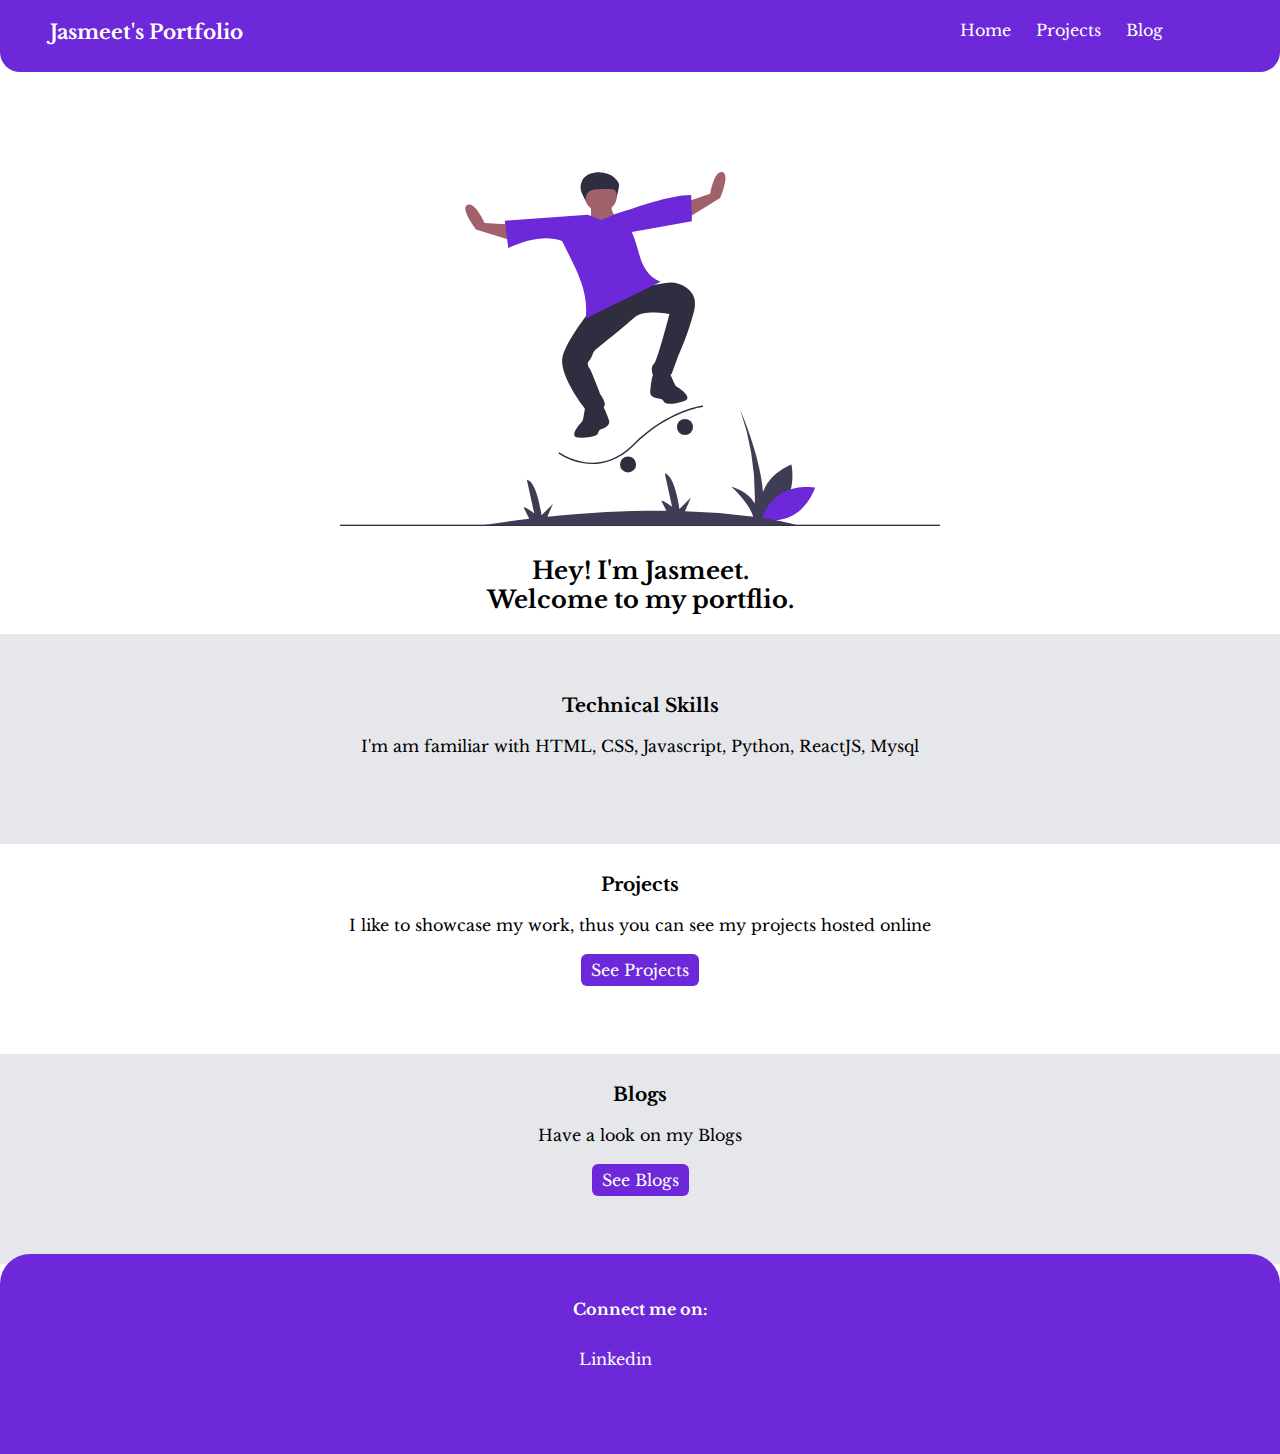
<file: index.html>
<html lang="en">
<head>
    <meta charset="UTF-8">
    <meta http-equiv="X-UA-Compatible" content="IE=edge">
    <meta name="viewport" content="width=device-width, initial-scale=1.0">
    <title>Document</title>

    <link rel="stylesheet" href="styles.css">
</head>
<!-- Navigation BAr -->
<body>
      <nav class="navigation">
          <div class="portfolio">
             Jasmeet's Portfolio
            </div>
             <ul class="unordered">
              <li class="list-item-inline"></li><a class="linkedit" href="">Home</a></li>
              <li class="list-item-inline"></li><a class="linkedit" href="projects.html">Projects</a></li>
              <li class="list-item-inline"></li><a class="linkedit" href="blog.html">Blog</a></li>
            </ul>
          </div>
        </nav>

<!-- Image -->
<header class="hero">
<img class="heroimage" src="undraw_skateboard_d6or.svg" alt="">
<h2 class="heroheading">Hey! I'm Jasmeet. <br> Welcome to my portflio.</h1>
</header>
    </body>
</html>


<!-- About Myself -->
<section class="sectioncolors" >
    <div id="somee">
    <h3>Technical Skills</h3>
    <p>I'm am familiar with HTML, CSS, Javascript, Python, ReactJS, Mysql<br></p>
</div>
</section>


<section>
    <h3>Projects</h3>
    <p>I like to showcase my work, thus you can see my projects hosted online <br></p>
    <div class="space"><a class="button-style" href="projects.html">See Projects</a></div>
</section>

<section class="sectioncolors">
    <h3>Blogs</h3>
    <p>Have a look on my Blogs <br></p>
   <div class="space"> <a class="button-style" href="researchpaper.html">See Blogs</a></div>
</section>

<!-- Footer -->
<footer class="footclass">
    <div class="footer-heading">
        Connect me on:
    </div>
    <ul>
        <li><a href="https://www.linkedin.com/in/jasmeet-singh-6a920b221/" target="_blank">Linkedin</a></li>
    </ul>
</footer>
</file>
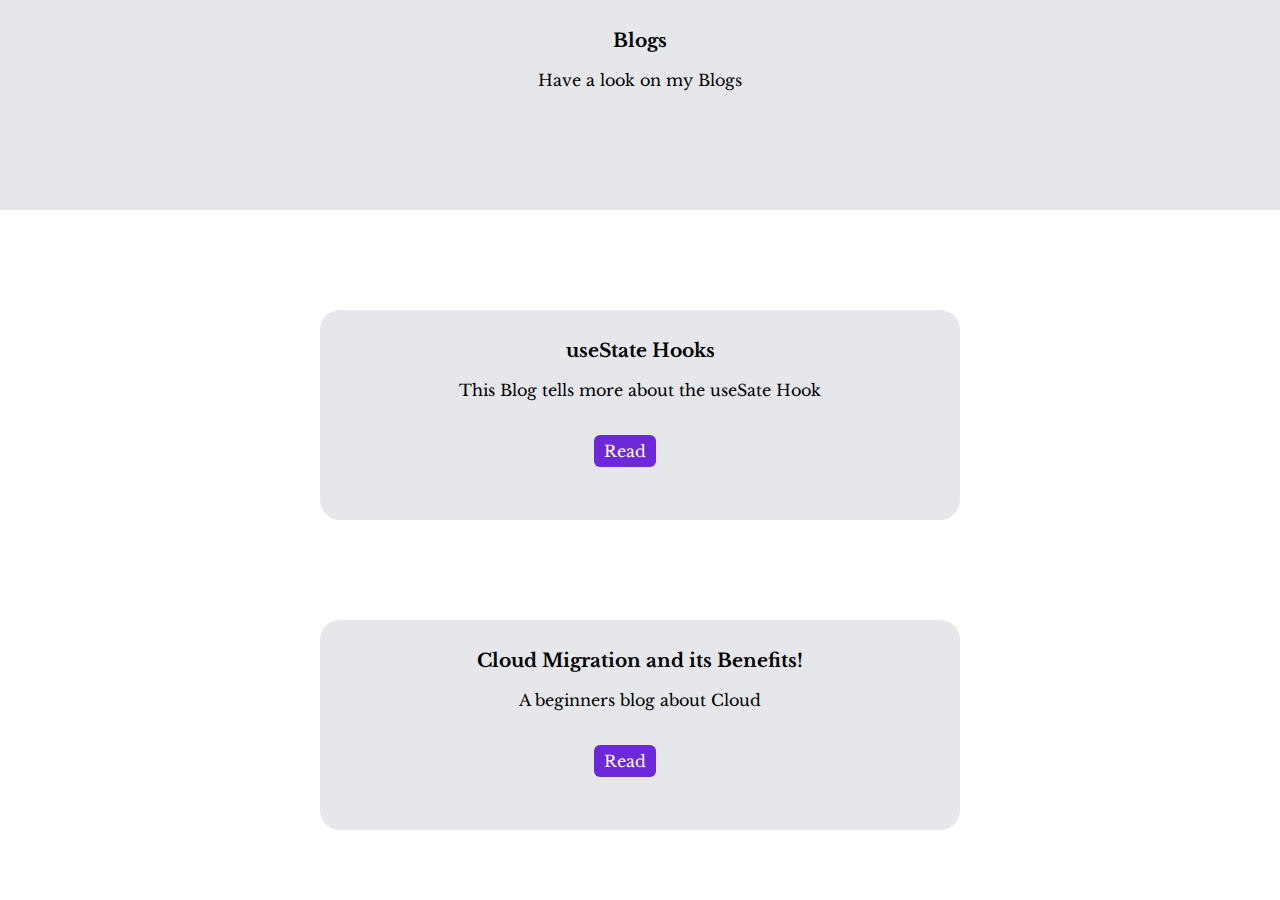
<file: blog.html>
<html lang="en">
<head>
    <meta charset="UTF-8">
    <meta http-equiv="X-UA-Compatible" content="IE=edge">
    <meta name="viewport" content="width=device-width, initial-scale=1.0">
    <title>Blogs</title>
    <link rel="stylesheet" href="styles.css">
</head>
    
<body>
    <section class="sectioncolors">
        <h3>Blogs</h3>
        <p>Have a look on my Blogs <br></p>
    </section>

        <section class="sectioncolors" id="somm" style="margin-top: 100px;">
        <h3>useState Hooks</h3>
        <p>This Blog tells more about the useSate Hook<br></p>
        <div class="space"> <a class="button-style" href="https://medium.com/@jasSingh_">Read</a></div>
          
    </section>

        <section class="sectioncolors" id="somm" style="margin-top: 100px;">
        <h3>Cloud Migration and its Benefits!</h3>
        <p>A beginners blog about Cloud<br></p>
        <div class="space"> <a class="button-style" href="https://medium.com/@jasSingh_">Read</a></div>
    </section>
</body>
</html>
</file>
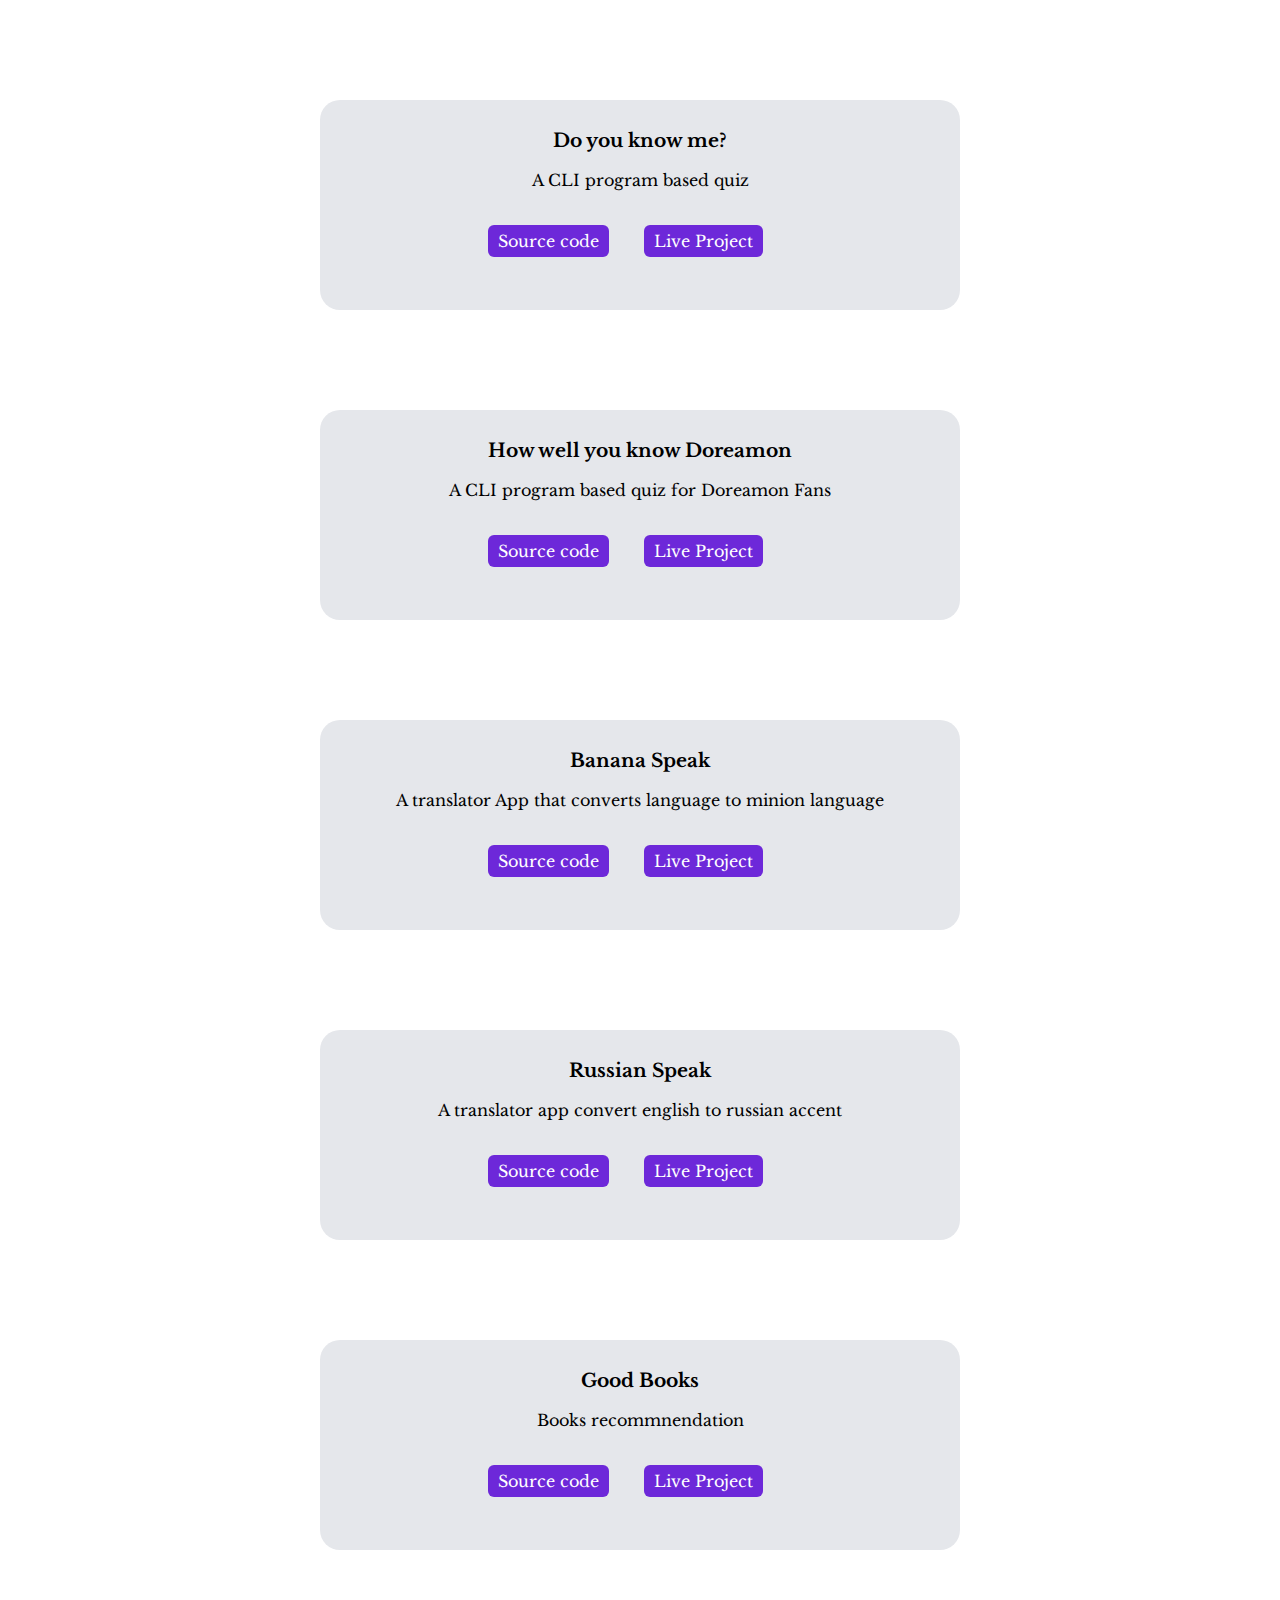
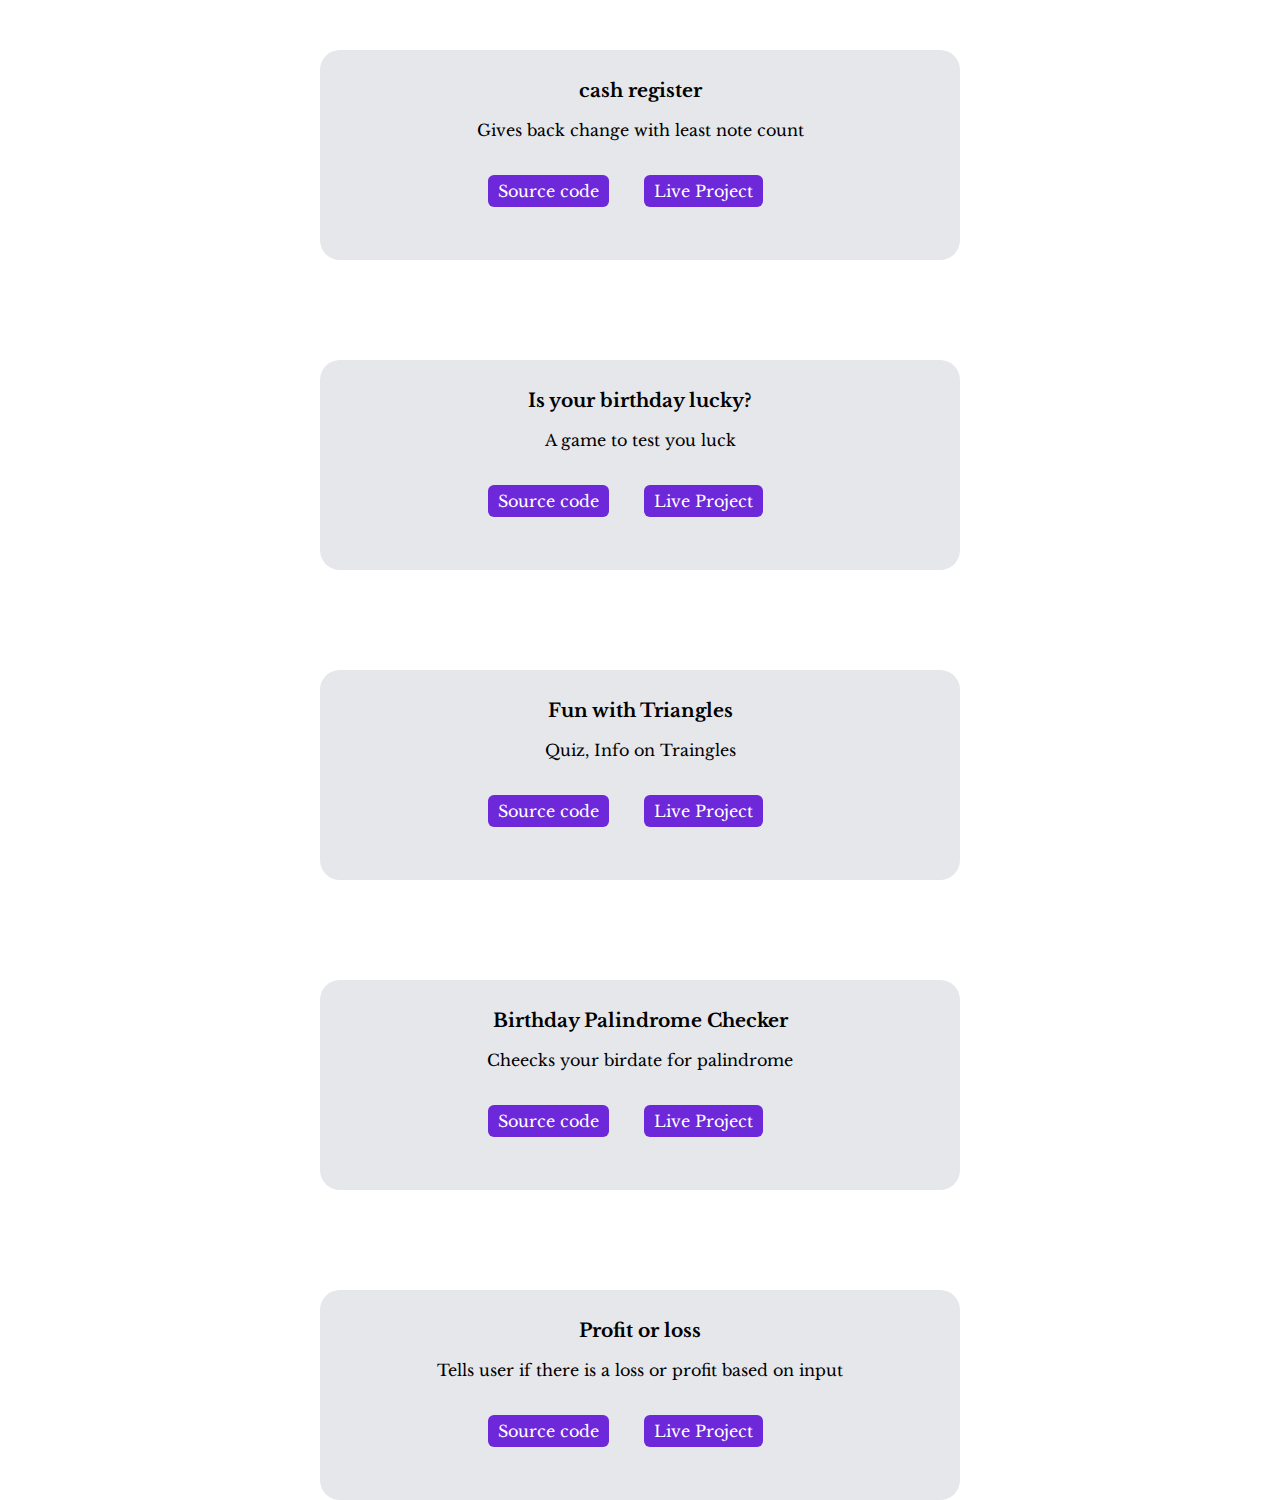
<file: projects.html>
<html lang="en">
<head>
    <meta charset="UTF-8">
    <meta http-equiv="X-UA-Compatible" content="IE=edge">
    <meta name="viewport" content="width=device-width, initial-scale=1.0">
    <title>Projects</title>
    <link rel="stylesheet" href="styles.css">

</head>
<body>
    <section class="sectioncolors" id="somm" style="margin-top: 100px;">
        <h3>Do you know me?</h3>
        <p>A CLI program based quiz<br></p>
        <div class="space"> <a class="button-style" href="https://github.com/jasSingh5656">Source code</a></div>
        <div class="space"> <a class="button-style" href="https://replit.com/@jasmeet1233/cli2#index.js">Live Project</a></div>
    </section>
    <section class="sectioncolors" id="somm" style="margin-top: 100px;">
        <h3>How well you know Doreamon</h3>
        <p>A CLI program based quiz for Doreamon Fans<br></p>
        <div class="space"> <a class="button-style" href="https://github.com/jasSingh5656">Source code</a></div>
        <div class="space"> <a class="button-style" href="https://replit.com/@jasmeet1233/cli1#index.js">Live Project</a></div>
    </section>
    <section class="sectioncolors" id="somm" style="margin-top: 100px;">
        <h3>Banana Speak</h3>
        <p>A translator App that converts language to minion language <br></p>
        <div class="space"> <a class="button-style" href="https://github.com/jasSingh5656">Source code</a></div>
        <div class="space"> <a class="button-style" href="https://boring-elion-ba78d2.netlify.app">Live Project</a></div>
    </section>
    <section class="sectioncolors" id="somm" style="margin-top: 100px;">
        <h3>Russian Speak</h3>
        <p>A translator app convert english to russian accent <br></p>
        <div class="space"> <a class="button-style" href="https://github.com/jasSingh5656">Source code</a></div>
        <div class="space"> <a class="button-style" href="https://jolly-goldstine-a47ec1.netlify.app">Live Project</a></div>
    </section>
    <section class="sectioncolors" id="somm" style="margin-top: 100px;">
        <h3>Good Books</h3>
        <p>Books recommnendation<br></p>
        <div class="space"> <a class="button-style" href="https://github.com/jasSingh5656">Source code</a></div>
        <div class="space"> <a class="button-style" href="https://keen-roentgen-fd3401.netlify.app">Live Project</a></div>
    </section>
    <section class="sectioncolors" id="somm" style="margin-top: 100px;">
        <h3>cash register</h3>
        <p>Gives back change with least note count <br></p>
        <div class="space"> <a class="button-style" href="https://github.com/jasSingh5656">Source code</a></div>
        <div class="space"> <a class="button-style" href="pedantic-spence-ae3d9a.netlify.app">Live Project</a></div>
    </section>
    <section class="sectioncolors" id="somm" style="margin-top: 100px;">
        <h3>Is your birthday lucky?</h3>
        <p>A game to test you luck <br></p>
        <div class="space"> <a class="button-style" href="https://github.com/jasSingh5656">Source code</a></div>
        <div class="space"> <a class="button-style" href="https://zen-sammet-35a1ec.netlify.app/">Live Project</a></div>
    </section>
    <section class="sectioncolors" id="somm" style="margin-top: 100px;">
        <h3>Fun with Triangles</h3>
        <p>Quiz, Info on Traingles<br></p>
        <div class="space"> <a class="button-style" href="https://github.com/jasSingh5656">Source code</a></div>
        <div class="space"> <a class="button-style" href="https://cranky-dijkstra-64efd6.netlify.app">Live Project</a></div>
    </section>
    <section class="sectioncolors" id="somm" style="margin-top: 100px;">
        <h3>Birthday Palindrome Checker</h3>
        <p>Cheecks your birdate for palindrome <br></p>
        <div class="space"> <a class="button-style" href="https://github.com/jasSingh5656">Source code</a></div>
        <div class="space"> <a class="button-style" href="https://agitated-lalande-ed5036.netlify.app/">Live Project</a></div>
    </section>
    <section class="sectioncolors" id="somm" style="margin-top: 100px;">
        <h3>Profit or loss</h3>
        <p>Tells user if there is a loss or profit based on input <br></p>
        <div class="space"> <a class="button-style" href="https://github.com/jasSingh5656">Source code</a></div>
        <div class="space"> <a class="button-style" href="https://laughing-wilson-0596a6.netlify.app">Live Project</a></div>
    </section>
    
    
</body>
</html>
</file>
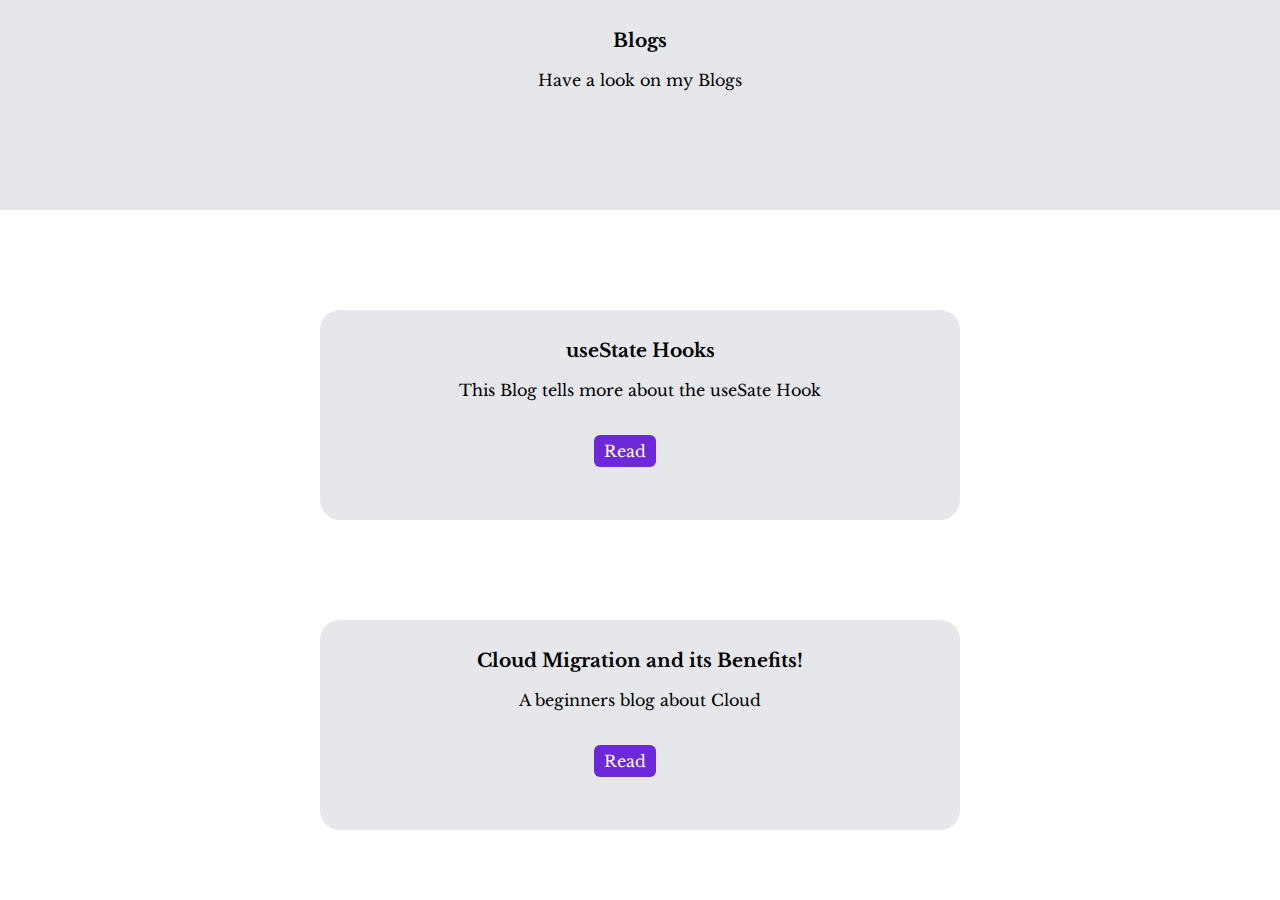
<file: researchpaper.html>
<html lang="en">
<head>
    <meta charset="UTF-8">
    <meta http-equiv="X-UA-Compatible" content="IE=edge">
    <meta name="viewport" content="width=device-width, initial-scale=1.0">
    <title>Blogs</title>
    <link rel="stylesheet" href="styles.css">

</head>
<body>
    <section class="sectioncolors">
        <h3>Blogs</h3>
        <p>Have a look on my Blogs <br></p>
    </section>

        <section class="sectioncolors" id="somm" style="margin-top: 100px;">
        <h3>useState Hooks</h3>
        <p>This Blog tells more about the useSate Hook<br></p>
        <div class="space"> <a class="button-style" href="https://medium.com/@jasSingh_">Read</a></div>
    </section>

        <section class="sectioncolors" id="somm" style="margin-top: 100px;">
        <h3>Cloud Migration and its Benefits!</h3>
        <p>A beginners blog about Cloud<br></p>
        <div class="space"> <a class="button-style" href="https://medium.com/@jasSingh_">Read</a></div>
    </section>
</body>
</html>
</file>
<file: styles.css>
@import url('https://fonts.googleapis.com/css2?family=Libre+Baskerville&display=swap');

body{
    font-family: 'Libre Baskerville', serif;
    margin: 0px;
}

:root{
    --primary-color: #6D28D9;
    --grey-color : #E5E7EB;
}

.navigation {
    color: white;
    background-color: var(--primary-color);
    border-bottom-left-radius: 20px;
    border-bottom-right-radius: 20px;
    height: 72px;
    margin-bottom: 100px;
}
.portfolio {
    width: 250px;
    /* border: solid black; */
    display: inline-block;  
    margin-left: 50px;
    margin-top: 20px;
    font-size: 20px;
    font-weight: bold;
}
.unordered{
    text-align: right;
    /* border: solid black; */
    max-width: 500px;
    margin-left: 600px;
    display: inline-block;
    overflow: visible;
    position: absolute;
    top: 4px;
    margin-right: 5px;
}

.list-item-inline {
    display: inline;
    padding: 0px 10px;
    color: white;
    margin: 0px;
    text-decoration: none;

}

.linkedit {
    color: white;
    text-decoration: none;
}



.heroimage {
    max-width: 600px;
    display: block;
    margin: auto; 
    margin-bottom: 30px;
}
.heroheading {
    text-align: center;
    /* margin: auto; */
}

section  {
    text-align: center;
    height: 200px;
    padding-top: 10px;
}
  #somee {
      margin-top: 50px;
  }

.sectioncolors{
    background-color: var(--grey-color);
    /* border: solid black; */
    
}
.button-style {
    background-color: var(--primary-color);
    color:white;
    padding: 6px 10px;
    border-radius: 6px;
    text-decoration: none;
    /* border: solid black; */
    margin-top: 0px;
    
}

.sectioncolors a {
    margin-top: 20px;
}

.space{
    margin-top: 25px;
}


.footclass {
    margin-top: -10px;
    height: 200px;
    background-color: var(--primary-color);
    border-top-left-radius: 30px;
    border-top-right-radius: 30px;
}

.footer-heading {
    text-align: center;
    max-width: 200px;
    margin-left: 540px;
    padding-top: 45px;
    color: white;
    font-weight: bold;
    color: white;
}

.footclass ul {
    text-decoration: none;
    list-style: none;
    margin-top: 30px;
    text-align: center;
    padding-inline-start: 0px;
}

.footclass ul li {
    display: inline;
    margin-right: 50px;
}
 .footclass ul li a {
    color: white;
    text-decoration: none;
 }


 /* projects css */
 #somm{
     max-width: 50%;
     border-radius: 20px;
     margin: auto;
 }
 #somm div  {
     display: inline-block;
     margin-right: 30px;
 }
</file>
